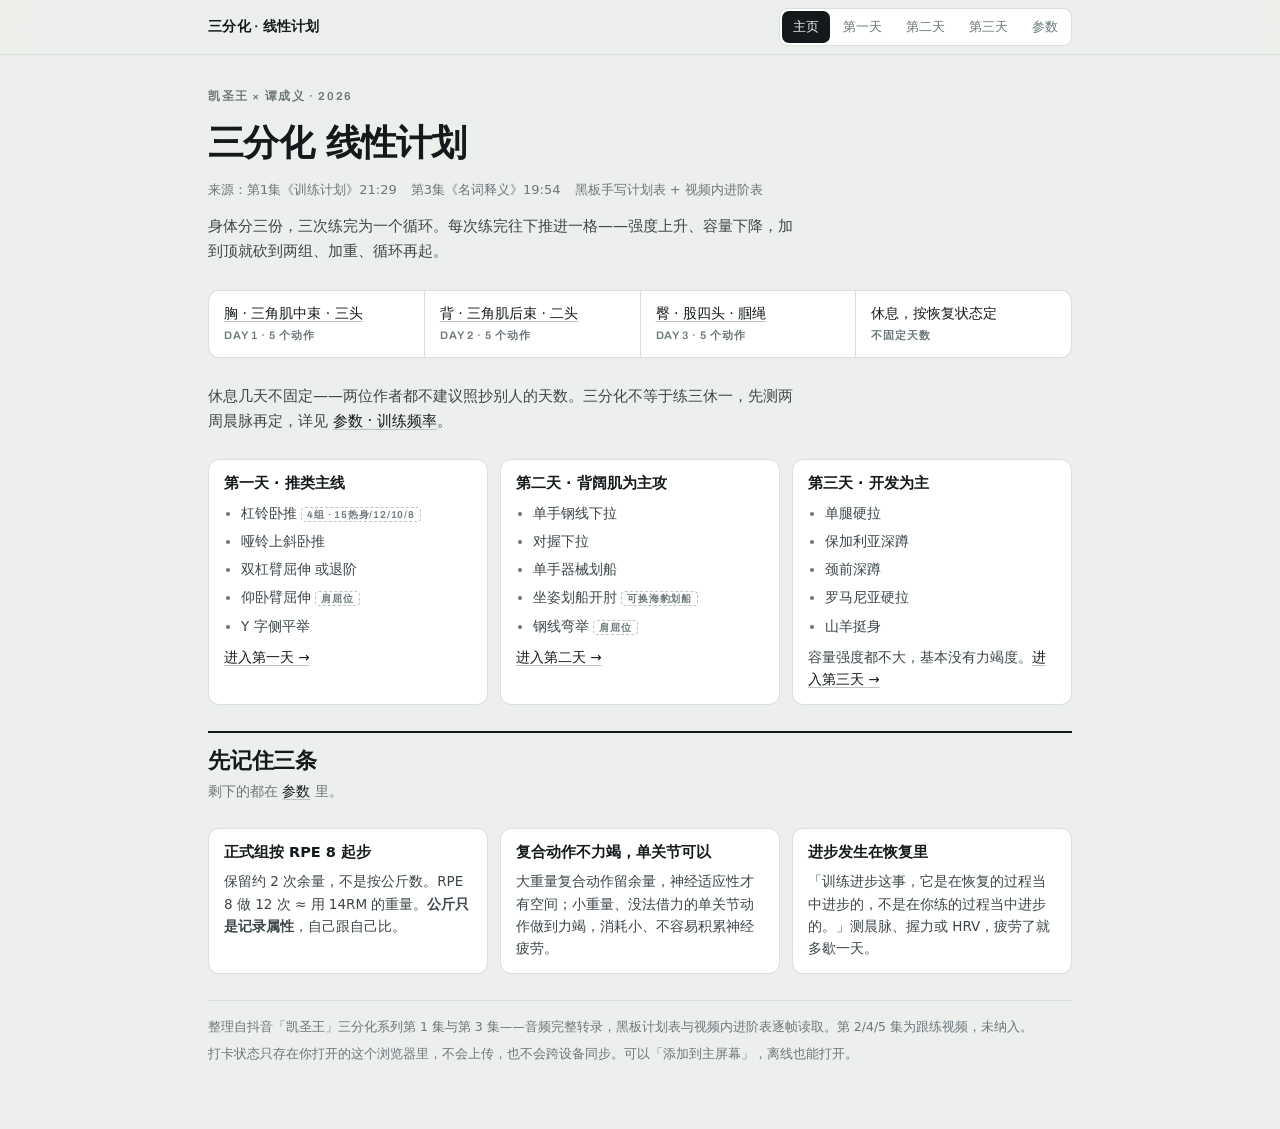
<file: index.html>
<!doctype html>
<html lang="zh-CN">
<head>
<meta charset="utf-8">
<meta name="viewport" content="width=device-width, initial-scale=1, viewport-fit=cover">
<title>三分化 线性计划</title>
<meta name="description" content="凯圣王 × 谭成义三分化线性计划整理：三天动作表、逐周进阶表、组间歇与 RPE 参数，每个动作可打卡。">
<meta name="theme-color" content="#EDEFEC" media="(prefers-color-scheme: light)">
<meta name="theme-color" content="#0F1416" media="(prefers-color-scheme: dark)">
<link rel="icon" href="icon.svg" type="image/svg+xml">
<link rel="apple-touch-icon" href="icon.svg">
<link rel="manifest" href="manifest.webmanifest">
<link rel="stylesheet" href="assets/style.css">
</head>
<body>

<header class="bar">
  <div class="bar-in">
    <a class="brand" href="index.html">三分化 · 线性计划</a>
    <nav class="nav" aria-label="站点导航">
      <a href="index.html" aria-current="page">主页</a>
      <a href="day1.html">第一天</a>
      <a href="day2.html">第二天</a>
      <a href="day3.html">第三天</a>
      <a href="params.html">参数</a>
    </nav>
  </div>
</header>

<main class="wrap">

  <div class="hero">
    <span class="eyebrow">凯圣王 × 谭成义 · 2026</span>
    <h1>三分化 线性计划</h1>
    <p class="prov">
      <span>来源：第1集《训练计划》21:29</span>
      <span>第3集《名词释义》19:54</span>
      <span>黑板手写计划表 + 视频内进阶表</span>
    </p>
    <p class="lede">身体分三份，三次练完为一个循环。每次练完往下推进一格——强度上升、容量下降，加到顶就砍到两组、加重、循环再起。</p>
  </div>

  <nav class="cycle" aria-label="训练循环">
    <a class="cycle-step is-link" href="day1.html">
      <b>胸 · 三角肌中束 · 三头</b><span>DAY 1 · 5 个动作</span>
    </a>
    <a class="cycle-step is-link" href="day2.html">
      <b>背 · 三角肌后束 · 二头</b><span>DAY 2 · 5 个动作</span>
    </a>
    <a class="cycle-step is-link" href="day3.html">
      <b>臀 · 股四头 · 腘绳</b><span>DAY 3 · 5 个动作</span>
    </a>
    <div class="cycle-step">
      <b>休息，按恢复状态定</b><span>不固定天数</span>
    </div>
  </nav>

  <p class="lede">休息几天不固定——两位作者都不建议照抄别人的天数。三分化不等于练三休一，先测两周晨脉再定，详见 <a href="params.html#frequency">参数 · 训练频率</a>。</p>

  <div class="grid">
    <article class="card">
      <h3>第一天 · 推类主线</h3>
      <ul>
        <li>杠铃卧推 <span class="tag">4组 · 15热身/12/10/8</span></li>
        <li>哑铃上斜卧推</li>
        <li>双杠臂屈伸 或退阶</li>
        <li>仰卧臂屈伸 <span class="tag">肩屈位</span></li>
        <li>Y 字侧平举</li>
      </ul>
      <p><a href="day1.html">进入第一天 →</a></p>
    </article>

    <article class="card">
      <h3>第二天 · 背阔肌为主攻</h3>
      <ul>
        <li>单手钢线下拉</li>
        <li>对握下拉</li>
        <li>单手器械划船</li>
        <li>坐姿划船开肘 <span class="tag">可换海豹划船</span></li>
        <li>钢线弯举 <span class="tag">肩屈位</span></li>
      </ul>
      <p><a href="day2.html">进入第二天 →</a></p>
    </article>

    <article class="card">
      <h3>第三天 · 开发为主</h3>
      <ul>
        <li>单腿硬拉</li>
        <li>保加利亚深蹲</li>
        <li>颈前深蹲</li>
        <li>罗马尼亚硬拉</li>
        <li>山羊挺身</li>
      </ul>
      <p>容量强度都不大，基本没有力竭度。<a href="day3.html">进入第三天 →</a></p>
    </article>
  </div>

  <div class="sec-head">
    <h2>先记住三条</h2>
    <p>剩下的都在 <a href="params.html">参数</a> 里。</p>
  </div>

  <div class="grid">
    <div class="card">
      <h3>正式组按 RPE 8 起步</h3>
      <p>保留约 2 次余量，不是按公斤数。RPE 8 做 12 次 ≈ 用 14RM 的重量。<b>公斤只是记录属性</b>，自己跟自己比。</p>
    </div>
    <div class="card">
      <h3>复合动作不力竭，单关节可以</h3>
      <p>大重量复合动作留余量，神经适应性才有空间；小重量、没法借力的单关节动作做到力竭，消耗小、不容易积累神经疲劳。</p>
    </div>
    <div class="card">
      <h3>进步发生在恢复里</h3>
      <p>「训练进步这事，它是在恢复的过程当中进步的，不是在你练的过程当中进步的。」测晨脉、握力或 HRV，疲劳了就多歇一天。</p>
    </div>
  </div>

  <footer>
    <p>整理自抖音「凯圣王」三分化系列第 1 集与第 3 集——音频完整转录，黑板计划表与视频内进阶表逐帧读取。第 2/4/5 集为跟练视频，未纳入。</p>
    <p>打卡状态只存在你打开的这个浏览器里，不会上传，也不会跨设备同步。可以「添加到主屏幕」，离线也能打开。</p>
  </footer>

</main>

<script src="assets/app.js" defer></script>
</body>
</html>
</file>
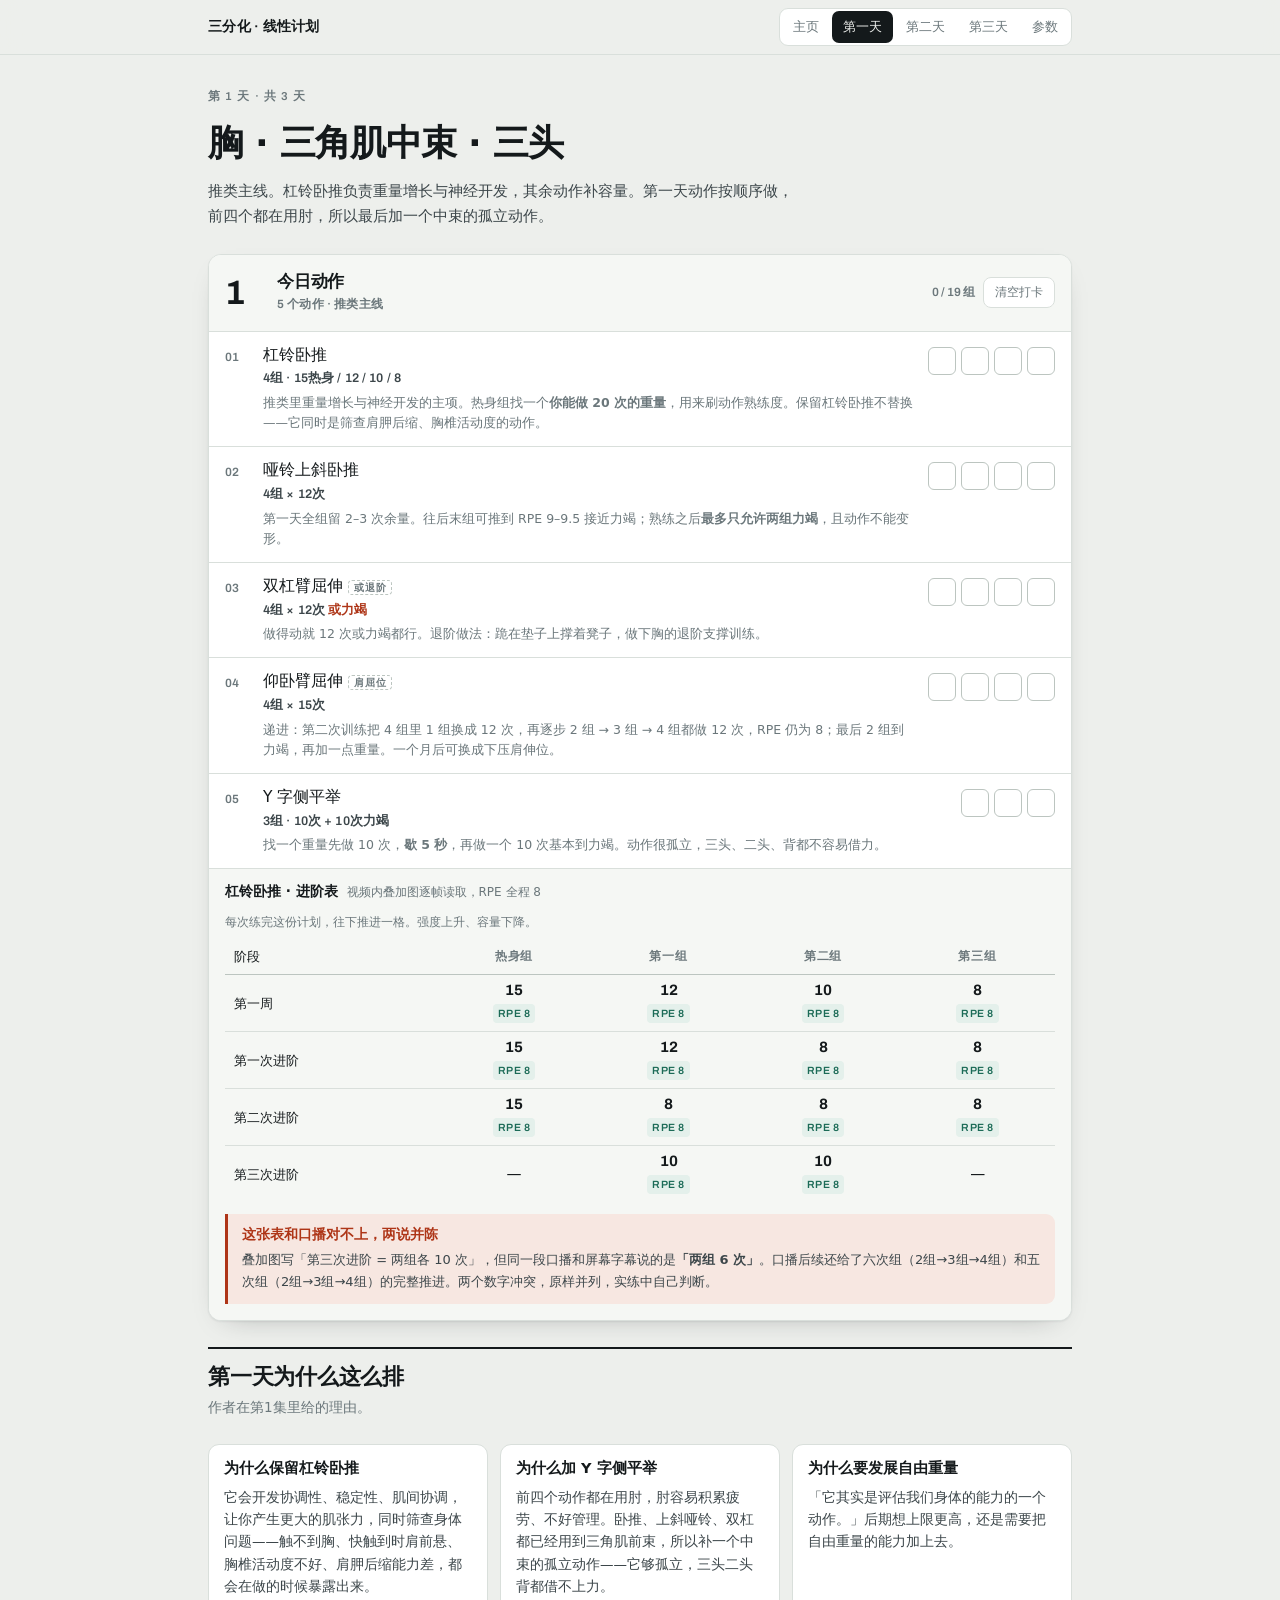
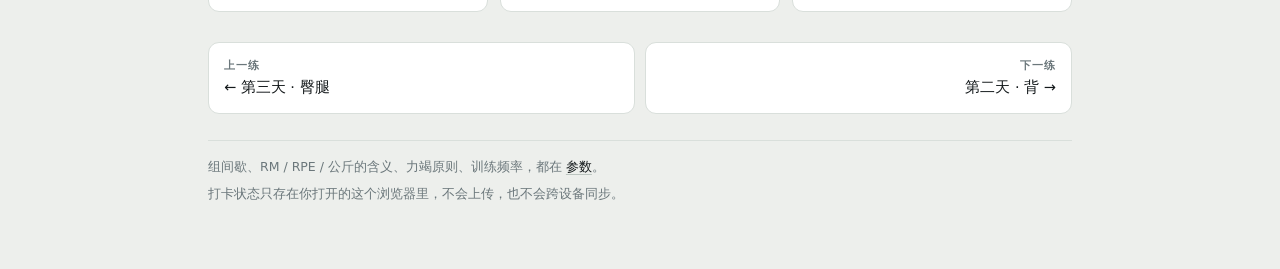
<file: day1.html>
<!doctype html>
<html lang="zh-CN">
<head>
<meta charset="utf-8">
<meta name="viewport" content="width=device-width, initial-scale=1, viewport-fit=cover">
<title>第一天 · 胸肩三头 · 三分化 线性计划</title>
<meta name="description" content="三分化线性计划第一天：胸、三角肌中束、三头。五个动作的组数次数、要点与杠铃卧推进阶表。">
<meta name="theme-color" content="#EDEFEC" media="(prefers-color-scheme: light)">
<meta name="theme-color" content="#0F1416" media="(prefers-color-scheme: dark)">
<link rel="icon" href="icon.svg" type="image/svg+xml">
<link rel="apple-touch-icon" href="icon.svg">
<link rel="manifest" href="manifest.webmanifest">
<link rel="stylesheet" href="assets/style.css">
</head>
<body>

<header class="bar">
  <div class="bar-in">
    <a class="brand" href="index.html">三分化 · 线性计划</a>
    <nav class="nav" aria-label="站点导航">
      <a href="index.html">主页</a>
      <a href="day1.html" aria-current="page">第一天</a>
      <a href="day2.html">第二天</a>
      <a href="day3.html">第三天</a>
      <a href="params.html">参数</a>
    </nav>
  </div>
</header>

<main class="wrap">

  <div class="hero">
    <span class="eyebrow">第 1 天 · 共 3 天</span>
    <h1>胸 · 三角肌中束 · 三头</h1>
    <p class="lede">推类主线。杠铃卧推负责重量增长与神经开发，其余动作补容量。第一天动作按顺序做，前四个都在用肘，所以最后加一个中束的孤立动作。</p>
  </div>

  <section class="day">
    <div class="day-head">
      <span class="day-num">1</span>
      <div class="day-head-txt">
        <h2>今日动作</h2>
        <span class="day-sub">5 个动作 · 推类主线</span>
      </div>
      <div class="day-actions">
        <span class="tally" aria-live="polite"></span>
        <button class="btn" type="button" data-reset>清空打卡</button>
      </div>
    </div>

    <ol class="exlist">
      <li class="ex">
        <span class="ex-idx">01</span>
        <div class="ex-body">
          <span class="ex-name">杠铃卧推</span>
          <span class="ex-scheme">4组 · 15热身 / 12 / 10 / 8</span>
          <p class="ex-note">推类里重量增长与神经开发的主项。热身组找一个<b>你能做 20 次的重量</b>，用来刷动作熟练度。保留杠铃卧推不替换——它同时是筛查肩胛后缩、胸椎活动度的动作。</p>
        </div>
        <div class="sets" data-key="1-bench" data-n="4"></div>
      </li>
      <li class="ex">
        <span class="ex-idx">02</span>
        <div class="ex-body">
          <span class="ex-name">哑铃上斜卧推</span>
          <span class="ex-scheme">4组 × 12次</span>
          <p class="ex-note">第一天全组留 2–3 次余量。往后末组可推到 RPE 9–9.5 接近力竭；熟练之后<b>最多只允许两组力竭</b>，且动作不能变形。</p>
        </div>
        <div class="sets" data-key="1-incline" data-n="4"></div>
      </li>
      <li class="ex">
        <span class="ex-idx">03</span>
        <div class="ex-body">
          <span class="ex-name">双杠臂屈伸 <span class="tag">或退阶</span></span>
          <span class="ex-scheme">4组 × 12次 <span class="rp">或力竭</span></span>
          <p class="ex-note">做得动就 12 次或力竭都行。退阶做法：跪在垫子上撑着凳子，做下胸的退阶支撑训练。</p>
        </div>
        <div class="sets" data-key="1-dip" data-n="4"></div>
      </li>
      <li class="ex">
        <span class="ex-idx">04</span>
        <div class="ex-body">
          <span class="ex-name">仰卧臂屈伸 <span class="tag">肩屈位</span></span>
          <span class="ex-scheme">4组 × 15次</span>
          <p class="ex-note">递进：第二次训练把 4 组里 1 组换成 12 次，再逐步 2 组 → 3 组 → 4 组都做 12 次，RPE 仍为 8；最后 2 组到力竭，再加一点重量。一个月后可换成下压肩伸位。</p>
        </div>
        <div class="sets" data-key="1-lyingext" data-n="4"></div>
      </li>
      <li class="ex">
        <span class="ex-idx">05</span>
        <div class="ex-body">
          <span class="ex-name">Y 字侧平举</span>
          <span class="ex-scheme">3组 · 10次 + 10次力竭</span>
          <p class="ex-note">找一个重量先做 10 次，<b>歇 5 秒</b>，再做一个 10 次基本到力竭。动作很孤立，三头、二头、背都不容易借力。</p>
        </div>
        <div class="sets" data-key="1-ylateral" data-n="3"></div>
      </li>
    </ol>

    <div class="prog">
      <div class="prog-head">
        <h3>杠铃卧推 · 进阶表</h3>
        <span>视频内叠加图逐帧读取，RPE 全程 8</span>
      </div>
      <div class="tw">
        <table>
          <caption>每次练完这份计划，往下推进一格。强度上升、容量下降。</caption>
          <thead>
            <tr><th>阶段</th><th>热身组</th><th>第一组</th><th>第二组</th><th>第三组</th></tr>
          </thead>
          <tbody>
            <tr>
              <td>第一周</td>
              <td><span class="rep">15</span><span class="rpe ok">RPE 8</span></td>
              <td><span class="rep">12</span><span class="rpe ok">RPE 8</span></td>
              <td><span class="rep">10</span><span class="rpe ok">RPE 8</span></td>
              <td><span class="rep">8</span><span class="rpe ok">RPE 8</span></td>
            </tr>
            <tr>
              <td>第一次进阶</td>
              <td><span class="rep">15</span><span class="rpe ok">RPE 8</span></td>
              <td><span class="rep">12</span><span class="rpe ok">RPE 8</span></td>
              <td><span class="rep">8</span><span class="rpe ok">RPE 8</span></td>
              <td><span class="rep">8</span><span class="rpe ok">RPE 8</span></td>
            </tr>
            <tr>
              <td>第二次进阶</td>
              <td><span class="rep">15</span><span class="rpe ok">RPE 8</span></td>
              <td><span class="rep">8</span><span class="rpe ok">RPE 8</span></td>
              <td><span class="rep">8</span><span class="rpe ok">RPE 8</span></td>
              <td><span class="rep">8</span><span class="rpe ok">RPE 8</span></td>
            </tr>
            <tr>
              <td>第三次进阶</td>
              <td>—</td>
              <td><span class="rep">10</span><span class="rpe ok">RPE 8</span></td>
              <td><span class="rep">10</span><span class="rpe ok">RPE 8</span></td>
              <td>—</td>
            </tr>
          </tbody>
        </table>
      </div>
      <div class="flag" style="margin-top:12px">
        <h3>这张表和口播对不上，两说并陈</h3>
        <p>叠加图写「第三次进阶 = 两组各 10 次」，但同一段口播和屏幕字幕说的是<b>「两组 6 次」</b>。口播后续还给了六次组（2组→3组→4组）和五次组（2组→3组→4组）的完整推进。两个数字冲突，原样并列，实练中自己判断。</p>
      </div>
    </div>
  </section>

  <div class="sec-head">
    <h2>第一天为什么这么排</h2>
    <p>作者在第1集里给的理由。</p>
  </div>

  <div class="grid">
    <div class="card">
      <h3>为什么保留杠铃卧推</h3>
      <p>它会开发协调性、稳定性、肌间协调，让你产生更大的肌张力，同时筛查身体问题——触不到胸、快触到时肩前悬、胸椎活动度不好、肩胛后缩能力差，都会在做的时候暴露出来。</p>
    </div>
    <div class="card">
      <h3>为什么加 Y 字侧平举</h3>
      <p>前四个动作都在用肘，肘容易积累疲劳、不好管理。卧推、上斜哑铃、双杠都已经用到三角肌前束，所以补一个中束的孤立动作——它够孤立，三头二头背都借不上力。</p>
    </div>
    <div class="card">
      <h3>为什么要发展自由重量</h3>
      <p>「它其实是评估我们身体的能力的一个动作。」后期想上限更高，还是需要把自由重量的能力加上去。</p>
    </div>
  </div>

  <nav class="pager" aria-label="训练日导航">
    <a class="prev" href="day3.html"><span class="k">上一练</span><span class="v">← 第三天 · 臀腿</span></a>
    <a class="next" href="day2.html"><span class="k">下一练</span><span class="v">第二天 · 背 →</span></a>
  </nav>

  <footer>
    <p>组间歇、RM / RPE / 公斤的含义、力竭原则、训练频率，都在 <a href="params.html">参数</a>。</p>
    <p>打卡状态只存在你打开的这个浏览器里，不会上传，也不会跨设备同步。</p>
  </footer>

</main>

<script src="assets/app.js" defer></script>
</body>
</html>
</file>
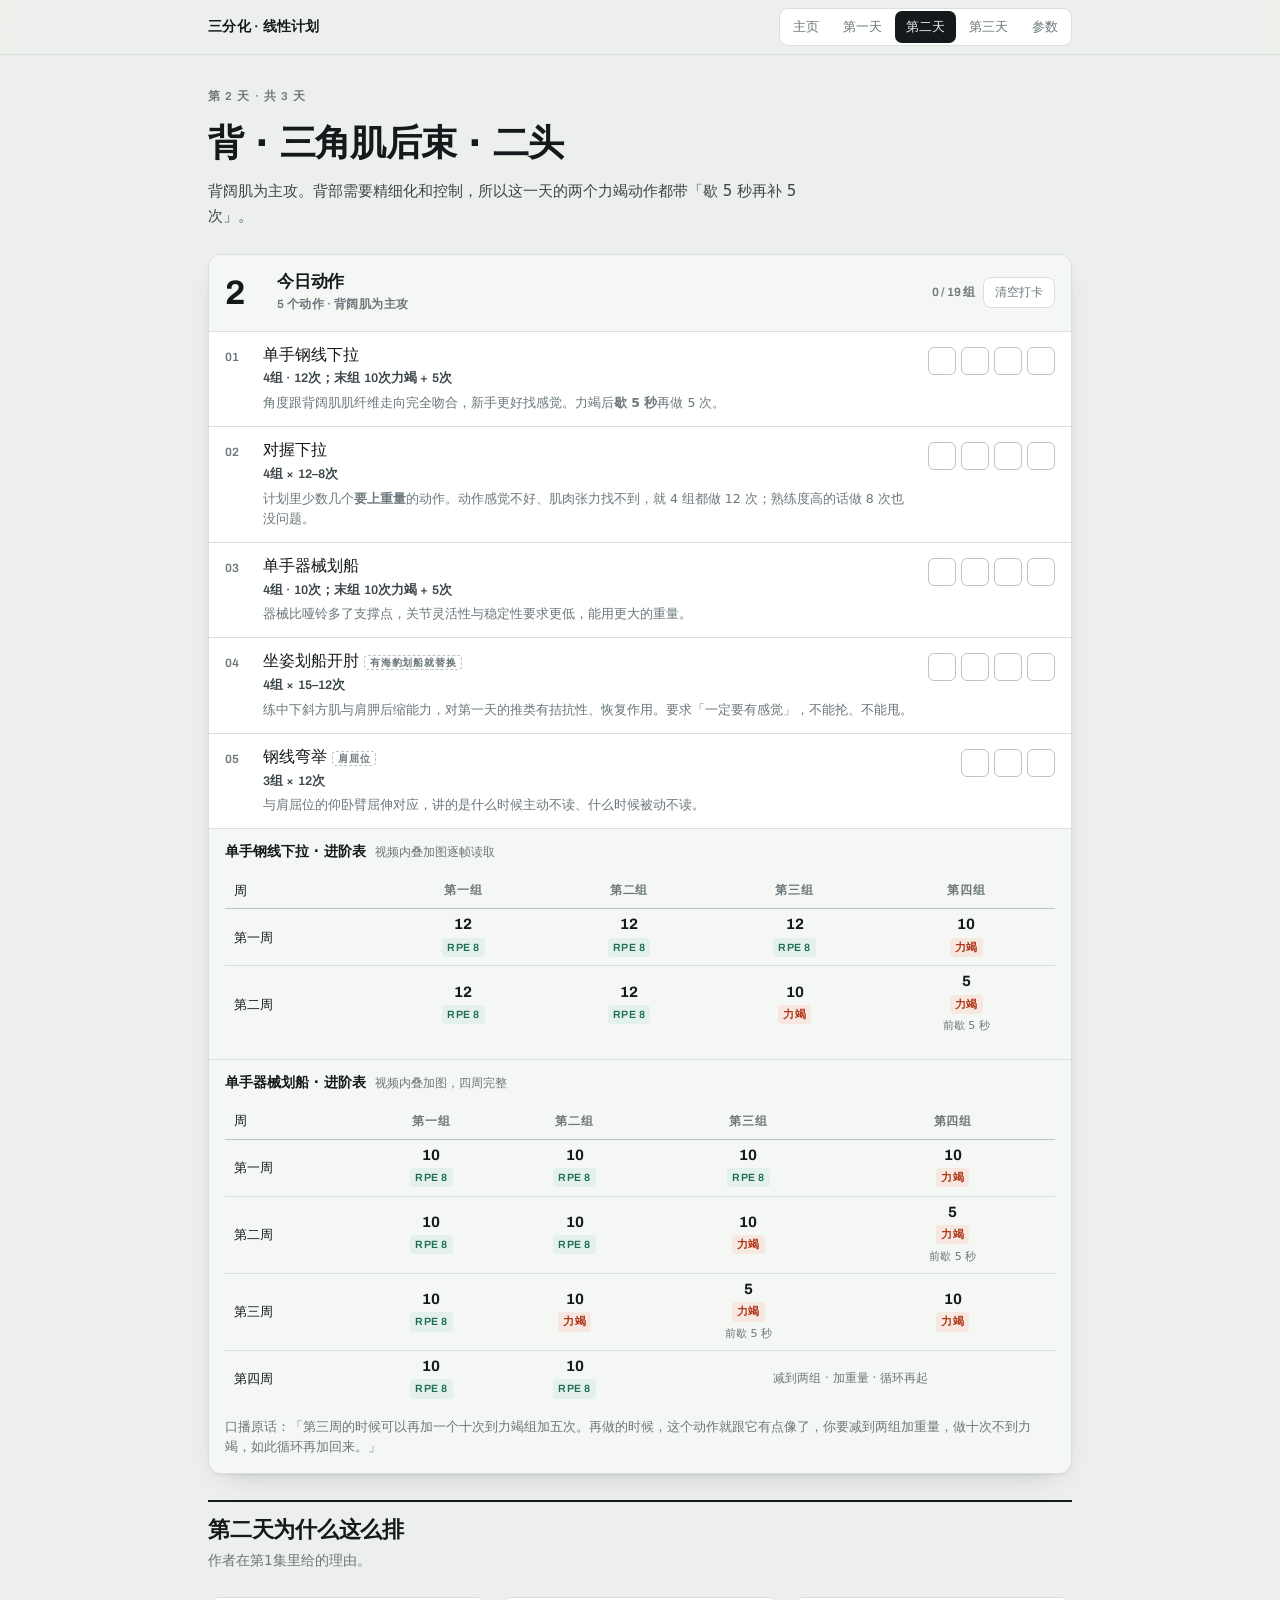
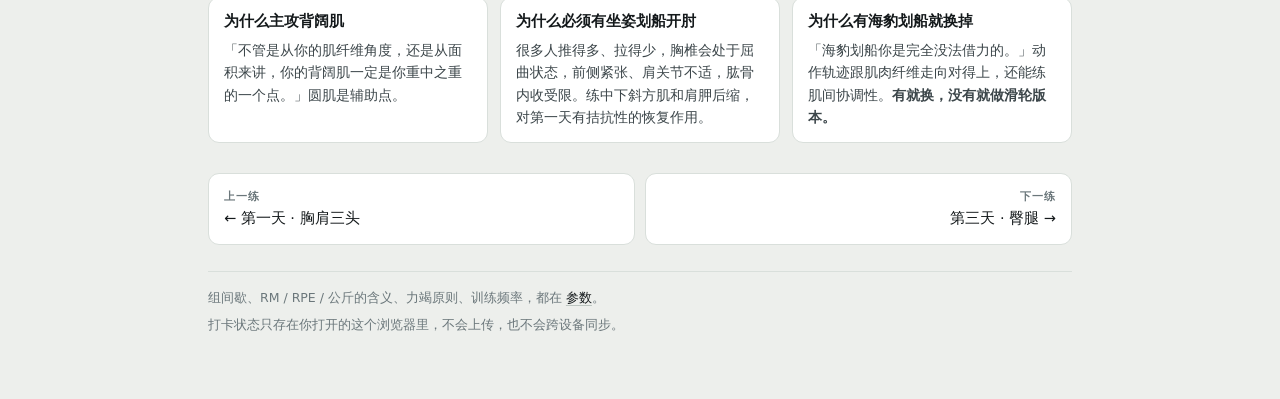
<file: day2.html>
<!doctype html>
<html lang="zh-CN">
<head>
<meta charset="utf-8">
<meta name="viewport" content="width=device-width, initial-scale=1, viewport-fit=cover">
<title>第二天 · 背三角肌后束二头 · 三分化 线性计划</title>
<meta name="description" content="三分化线性计划第二天：背、三角肌后束、二头。五个动作的组数次数、要点与单手钢线下拉、单手器械划船进阶表。">
<meta name="theme-color" content="#EDEFEC" media="(prefers-color-scheme: light)">
<meta name="theme-color" content="#0F1416" media="(prefers-color-scheme: dark)">
<link rel="icon" href="icon.svg" type="image/svg+xml">
<link rel="apple-touch-icon" href="icon.svg">
<link rel="manifest" href="manifest.webmanifest">
<link rel="stylesheet" href="assets/style.css">
</head>
<body>

<header class="bar">
  <div class="bar-in">
    <a class="brand" href="index.html">三分化 · 线性计划</a>
    <nav class="nav" aria-label="站点导航">
      <a href="index.html">主页</a>
      <a href="day1.html">第一天</a>
      <a href="day2.html" aria-current="page">第二天</a>
      <a href="day3.html">第三天</a>
      <a href="params.html">参数</a>
    </nav>
  </div>
</header>

<main class="wrap">

  <div class="hero">
    <span class="eyebrow">第 2 天 · 共 3 天</span>
    <h1>背 · 三角肌后束 · 二头</h1>
    <p class="lede">背阔肌为主攻。背部需要精细化和控制，所以这一天的两个力竭动作都带「歇 5 秒再补 5 次」。</p>
  </div>

  <section class="day">
    <div class="day-head">
      <span class="day-num">2</span>
      <div class="day-head-txt">
        <h2>今日动作</h2>
        <span class="day-sub">5 个动作 · 背阔肌为主攻</span>
      </div>
      <div class="day-actions">
        <span class="tally" aria-live="polite"></span>
        <button class="btn" type="button" data-reset>清空打卡</button>
      </div>
    </div>

    <ol class="exlist">
      <li class="ex">
        <span class="ex-idx">01</span>
        <div class="ex-body">
          <span class="ex-name">单手钢线下拉</span>
          <span class="ex-scheme">4组 · 12次；末组 10次力竭 + 5次</span>
          <p class="ex-note">角度跟背阔肌肌纤维走向完全吻合，新手更好找感觉。力竭后<b>歇 5 秒</b>再做 5 次。</p>
        </div>
        <div class="sets" data-key="2-pulldown" data-n="4"></div>
      </li>
      <li class="ex">
        <span class="ex-idx">02</span>
        <div class="ex-body">
          <span class="ex-name">对握下拉</span>
          <span class="ex-scheme">4组 × 12–8次</span>
          <p class="ex-note">计划里少数几个<b>要上重量</b>的动作。动作感觉不好、肌肉张力找不到，就 4 组都做 12 次；熟练度高的话做 8 次也没问题。</p>
        </div>
        <div class="sets" data-key="2-neutralrow" data-n="4"></div>
      </li>
      <li class="ex">
        <span class="ex-idx">03</span>
        <div class="ex-body">
          <span class="ex-name">单手器械划船</span>
          <span class="ex-scheme">4组 · 10次；末组 10次力竭 + 5次</span>
          <p class="ex-note">器械比哑铃多了支撑点，关节灵活性与稳定性要求更低，能用更大的重量。</p>
        </div>
        <div class="sets" data-key="2-machinerow" data-n="4"></div>
      </li>
      <li class="ex">
        <span class="ex-idx">04</span>
        <div class="ex-body">
          <span class="ex-name">坐姿划船开肘 <span class="tag">有海豹划船就替换</span></span>
          <span class="ex-scheme">4组 × 15–12次</span>
          <p class="ex-note">练中下斜方肌与肩胛后缩能力，对第一天的推类有拮抗性、恢复作用。要求「一定要有感觉」，不能抡、不能甩。</p>
        </div>
        <div class="sets" data-key="2-elbowrow" data-n="4"></div>
      </li>
      <li class="ex">
        <span class="ex-idx">05</span>
        <div class="ex-body">
          <span class="ex-name">钢线弯举 <span class="tag">肩屈位</span></span>
          <span class="ex-scheme">3组 × 12次</span>
          <p class="ex-note">与肩屈位的仰卧臂屈伸对应，讲的是什么时候主动不读、什么时候被动不读。</p>
        </div>
        <div class="sets" data-key="2-cablecurl" data-n="3"></div>
      </li>
    </ol>

    <div class="prog">
      <div class="prog-head">
        <h3>单手钢线下拉 · 进阶表</h3>
        <span>视频内叠加图逐帧读取</span>
      </div>
      <div class="tw">
        <table>
          <thead>
            <tr><th>周</th><th>第一组</th><th>第二组</th><th>第三组</th><th>第四组</th></tr>
          </thead>
          <tbody>
            <tr>
              <td>第一周</td>
              <td><span class="rep">12</span><span class="rpe ok">RPE 8</span></td>
              <td><span class="rep">12</span><span class="rpe ok">RPE 8</span></td>
              <td><span class="rep">12</span><span class="rpe ok">RPE 8</span></td>
              <td><span class="rep">10</span><span class="rpe hard">力竭</span></td>
            </tr>
            <tr>
              <td>第二周</td>
              <td><span class="rep">12</span><span class="rpe ok">RPE 8</span></td>
              <td><span class="rep">12</span><span class="rpe ok">RPE 8</span></td>
              <td><span class="rep">10</span><span class="rpe hard">力竭</span></td>
              <td><span class="rep">5</span><span class="rpe hard">力竭</span><span class="rpause">前歇 5 秒</span></td>
            </tr>
          </tbody>
        </table>
      </div>
    </div>

    <div class="prog">
      <div class="prog-head">
        <h3>单手器械划船 · 进阶表</h3>
        <span>视频内叠加图，四周完整</span>
      </div>
      <div class="tw">
        <table>
          <thead>
            <tr><th>周</th><th>第一组</th><th>第二组</th><th>第三组</th><th>第四组</th></tr>
          </thead>
          <tbody>
            <tr>
              <td>第一周</td>
              <td><span class="rep">10</span><span class="rpe ok">RPE 8</span></td>
              <td><span class="rep">10</span><span class="rpe ok">RPE 8</span></td>
              <td><span class="rep">10</span><span class="rpe ok">RPE 8</span></td>
              <td><span class="rep">10</span><span class="rpe hard">力竭</span></td>
            </tr>
            <tr>
              <td>第二周</td>
              <td><span class="rep">10</span><span class="rpe ok">RPE 8</span></td>
              <td><span class="rep">10</span><span class="rpe ok">RPE 8</span></td>
              <td><span class="rep">10</span><span class="rpe hard">力竭</span></td>
              <td><span class="rep">5</span><span class="rpe hard">力竭</span><span class="rpause">前歇 5 秒</span></td>
            </tr>
            <tr>
              <td>第三周</td>
              <td><span class="rep">10</span><span class="rpe ok">RPE 8</span></td>
              <td><span class="rep">10</span><span class="rpe hard">力竭</span></td>
              <td><span class="rep">5</span><span class="rpe hard">力竭</span><span class="rpause">前歇 5 秒</span></td>
              <td><span class="rep">10</span><span class="rpe hard">力竭</span></td>
            </tr>
            <tr>
              <td>第四周</td>
              <td><span class="rep">10</span><span class="rpe ok">RPE 8</span></td>
              <td><span class="rep">10</span><span class="rpe ok">RPE 8</span></td>
              <td colspan="2" style="color:var(--muted); font-size:12px">减到两组 · 加重量 · 循环再起</td>
            </tr>
          </tbody>
        </table>
      </div>
      <p class="ex-note" style="margin-top:10px">口播原话：「第三周的时候可以再加一个十次到力竭组加五次。再做的时候，这个动作就跟它有点像了，你要减到两组加重量，做十次不到力竭，如此循环再加回来。」</p>
    </div>
  </section>

  <div class="sec-head">
    <h2>第二天为什么这么排</h2>
    <p>作者在第1集里给的理由。</p>
  </div>

  <div class="grid">
    <div class="card">
      <h3>为什么主攻背阔肌</h3>
      <p>「不管是从你的肌纤维角度，还是从面积来讲，你的背阔肌一定是你重中之重的一个点。」圆肌是辅助点。</p>
    </div>
    <div class="card">
      <h3>为什么必须有坐姿划船开肘</h3>
      <p>很多人推得多、拉得少，胸椎会处于屈曲状态，前侧紧张、肩关节不适，肱骨内收受限。练中下斜方肌和肩胛后缩，对第一天有拮抗性的恢复作用。</p>
    </div>
    <div class="card">
      <h3>为什么有海豹划船就换掉</h3>
      <p>「海豹划船你是完全没法借力的。」动作轨迹跟肌肉纤维走向对得上，还能练肌间协调性。<b>有就换，没有就做滑轮版本。</b></p>
    </div>
  </div>

  <nav class="pager" aria-label="训练日导航">
    <a class="prev" href="day1.html"><span class="k">上一练</span><span class="v">← 第一天 · 胸肩三头</span></a>
    <a class="next" href="day3.html"><span class="k">下一练</span><span class="v">第三天 · 臀腿 →</span></a>
  </nav>

  <footer>
    <p>组间歇、RM / RPE / 公斤的含义、力竭原则、训练频率，都在 <a href="params.html">参数</a>。</p>
    <p>打卡状态只存在你打开的这个浏览器里，不会上传，也不会跨设备同步。</p>
  </footer>

</main>

<script src="assets/app.js" defer></script>
</body>
</html>
</file>
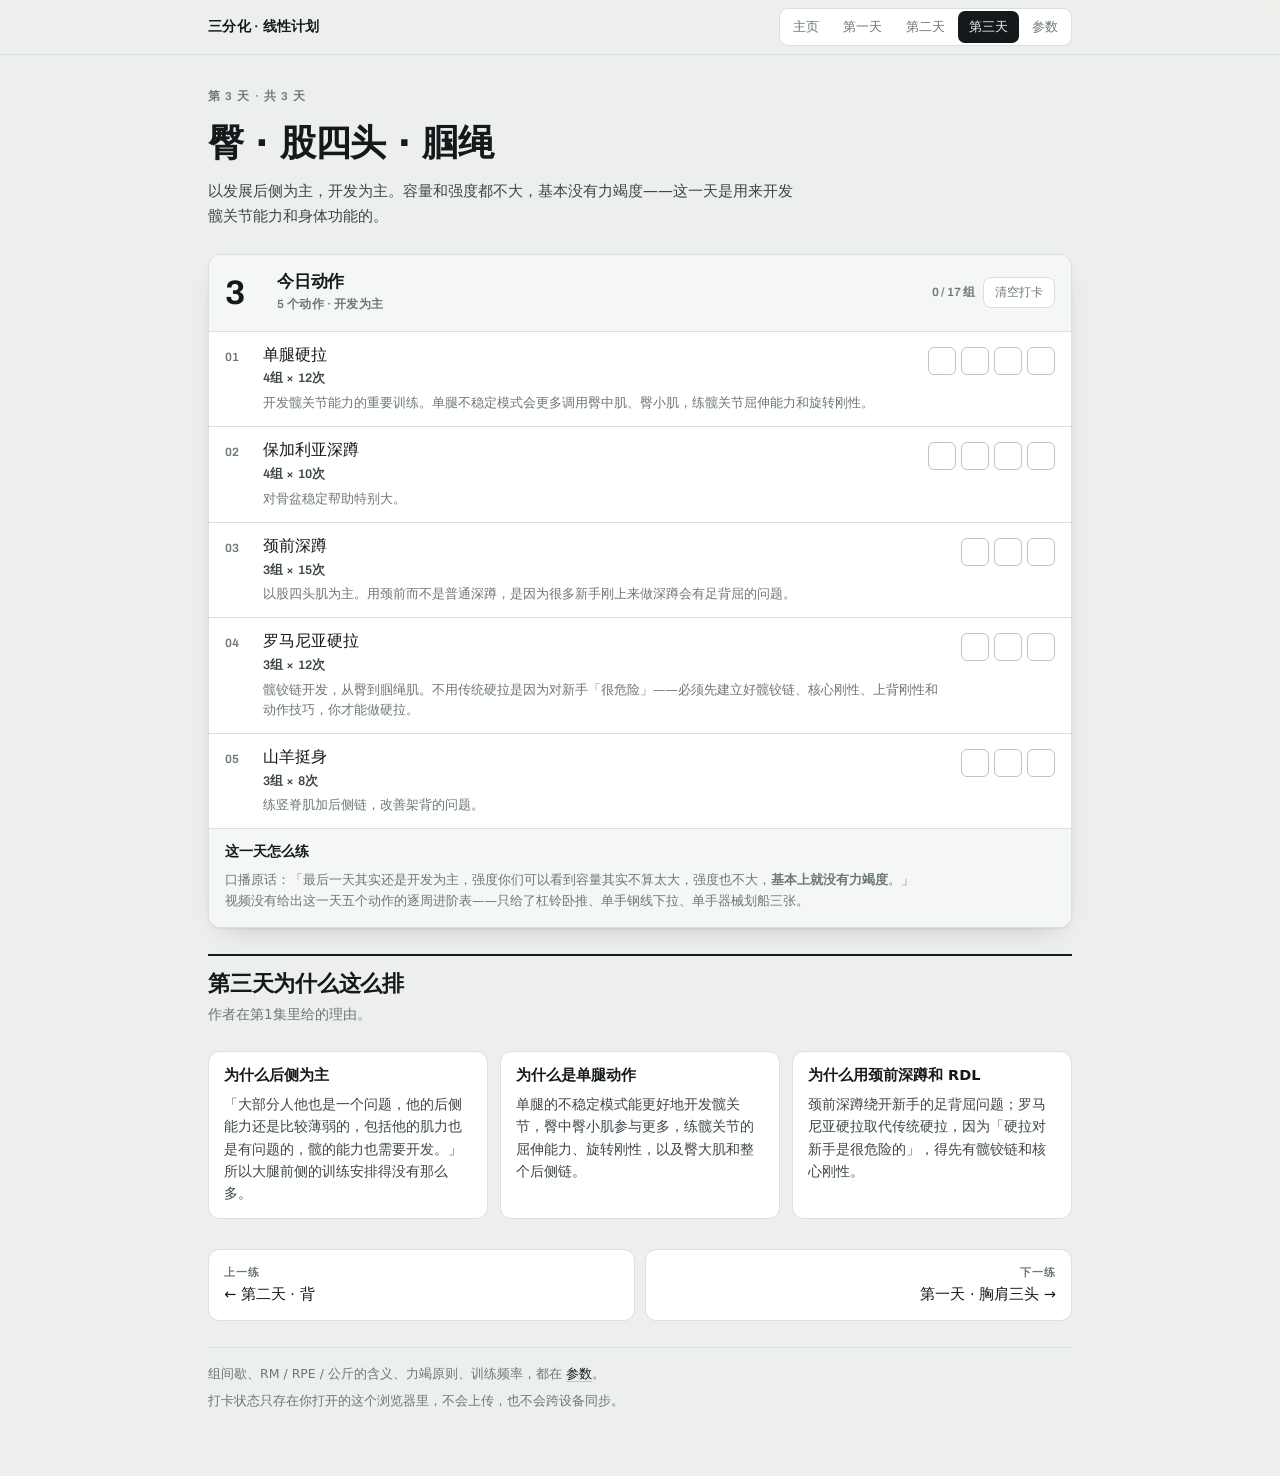
<file: day3.html>
<!doctype html>
<html lang="zh-CN">
<head>
<meta charset="utf-8">
<meta name="viewport" content="width=device-width, initial-scale=1, viewport-fit=cover">
<title>第三天 · 臀腿 · 三分化 线性计划</title>
<meta name="description" content="三分化线性计划第三天：臀、股四头、腘绳。五个动作的组数次数与要点，开发为主，基本没有力竭度。">
<meta name="theme-color" content="#EDEFEC" media="(prefers-color-scheme: light)">
<meta name="theme-color" content="#0F1416" media="(prefers-color-scheme: dark)">
<link rel="icon" href="icon.svg" type="image/svg+xml">
<link rel="apple-touch-icon" href="icon.svg">
<link rel="manifest" href="manifest.webmanifest">
<link rel="stylesheet" href="assets/style.css">
</head>
<body>

<header class="bar">
  <div class="bar-in">
    <a class="brand" href="index.html">三分化 · 线性计划</a>
    <nav class="nav" aria-label="站点导航">
      <a href="index.html">主页</a>
      <a href="day1.html">第一天</a>
      <a href="day2.html">第二天</a>
      <a href="day3.html" aria-current="page">第三天</a>
      <a href="params.html">参数</a>
    </nav>
  </div>
</header>

<main class="wrap">

  <div class="hero">
    <span class="eyebrow">第 3 天 · 共 3 天</span>
    <h1>臀 · 股四头 · 腘绳</h1>
    <p class="lede">以发展后侧为主，开发为主。容量和强度都不大，基本没有力竭度——这一天是用来开发髋关节能力和身体功能的。</p>
  </div>

  <section class="day">
    <div class="day-head">
      <span class="day-num">3</span>
      <div class="day-head-txt">
        <h2>今日动作</h2>
        <span class="day-sub">5 个动作 · 开发为主</span>
      </div>
      <div class="day-actions">
        <span class="tally" aria-live="polite"></span>
        <button class="btn" type="button" data-reset>清空打卡</button>
      </div>
    </div>

    <ol class="exlist">
      <li class="ex">
        <span class="ex-idx">01</span>
        <div class="ex-body">
          <span class="ex-name">单腿硬拉</span>
          <span class="ex-scheme">4组 × 12次</span>
          <p class="ex-note">开发髋关节能力的重要训练。单腿不稳定模式会更多调用臀中肌、臀小肌，练髋关节屈伸能力和旋转刚性。</p>
        </div>
        <div class="sets" data-key="3-slrdl" data-n="4"></div>
      </li>
      <li class="ex">
        <span class="ex-idx">02</span>
        <div class="ex-body">
          <span class="ex-name">保加利亚深蹲</span>
          <span class="ex-scheme">4组 × 10次</span>
          <p class="ex-note">对骨盆稳定帮助特别大。</p>
        </div>
        <div class="sets" data-key="3-bulgarian" data-n="4"></div>
      </li>
      <li class="ex">
        <span class="ex-idx">03</span>
        <div class="ex-body">
          <span class="ex-name">颈前深蹲</span>
          <span class="ex-scheme">3组 × 15次</span>
          <p class="ex-note">以股四头肌为主。用颈前而不是普通深蹲，是因为很多新手刚上来做深蹲会有足背屈的问题。</p>
        </div>
        <div class="sets" data-key="3-frontsquat" data-n="3"></div>
      </li>
      <li class="ex">
        <span class="ex-idx">04</span>
        <div class="ex-body">
          <span class="ex-name">罗马尼亚硬拉</span>
          <span class="ex-scheme">3组 × 12次</span>
          <p class="ex-note">髋铰链开发，从臀到腘绳肌。不用传统硬拉是因为对新手「很危险」——必须先建立好髋铰链、核心刚性、上背刚性和动作技巧，你才能做硬拉。</p>
        </div>
        <div class="sets" data-key="3-rdl" data-n="3"></div>
      </li>
      <li class="ex">
        <span class="ex-idx">05</span>
        <div class="ex-body">
          <span class="ex-name">山羊挺身</span>
          <span class="ex-scheme">3组 × 8次</span>
          <p class="ex-note">练竖脊肌加后侧链，改善架背的问题。</p>
        </div>
        <div class="sets" data-key="3-backext" data-n="3"></div>
      </li>
    </ol>

    <div class="prog">
      <div class="prog-head">
        <h3>这一天怎么练</h3>
      </div>
      <p class="ex-note">口播原话：「最后一天其实还是开发为主，强度你们可以看到容量其实不算太大，强度也不大，<b>基本上就没有力竭度</b>。」</p>
      <p class="ex-note">视频没有给出这一天五个动作的逐周进阶表——只给了杠铃卧推、单手钢线下拉、单手器械划船三张。</p>
    </div>
  </section>

  <div class="sec-head">
    <h2>第三天为什么这么排</h2>
    <p>作者在第1集里给的理由。</p>
  </div>

  <div class="grid">
    <div class="card">
      <h3>为什么后侧为主</h3>
      <p>「大部分人他也是一个问题，他的后侧能力还是比较薄弱的，包括他的肌力也是有问题的，髋的能力也需要开发。」所以大腿前侧的训练安排得没有那么多。</p>
    </div>
    <div class="card">
      <h3>为什么是单腿动作</h3>
      <p>单腿的不稳定模式能更好地开发髋关节，臀中臀小肌参与更多，练髋关节的屈伸能力、旋转刚性，以及臀大肌和整个后侧链。</p>
    </div>
    <div class="card">
      <h3>为什么用颈前深蹲和 RDL</h3>
      <p>颈前深蹲绕开新手的足背屈问题；罗马尼亚硬拉取代传统硬拉，因为「硬拉对新手是很危险的」，得先有髋铰链和核心刚性。</p>
    </div>
  </div>

  <nav class="pager" aria-label="训练日导航">
    <a class="prev" href="day2.html"><span class="k">上一练</span><span class="v">← 第二天 · 背</span></a>
    <a class="next" href="day1.html"><span class="k">下一练</span><span class="v">第一天 · 胸肩三头 →</span></a>
  </nav>

  <footer>
    <p>组间歇、RM / RPE / 公斤的含义、力竭原则、训练频率，都在 <a href="params.html">参数</a>。</p>
    <p>打卡状态只存在你打开的这个浏览器里，不会上传，也不会跨设备同步。</p>
  </footer>

</main>

<script src="assets/app.js" defer></script>
</body>
</html>
</file>
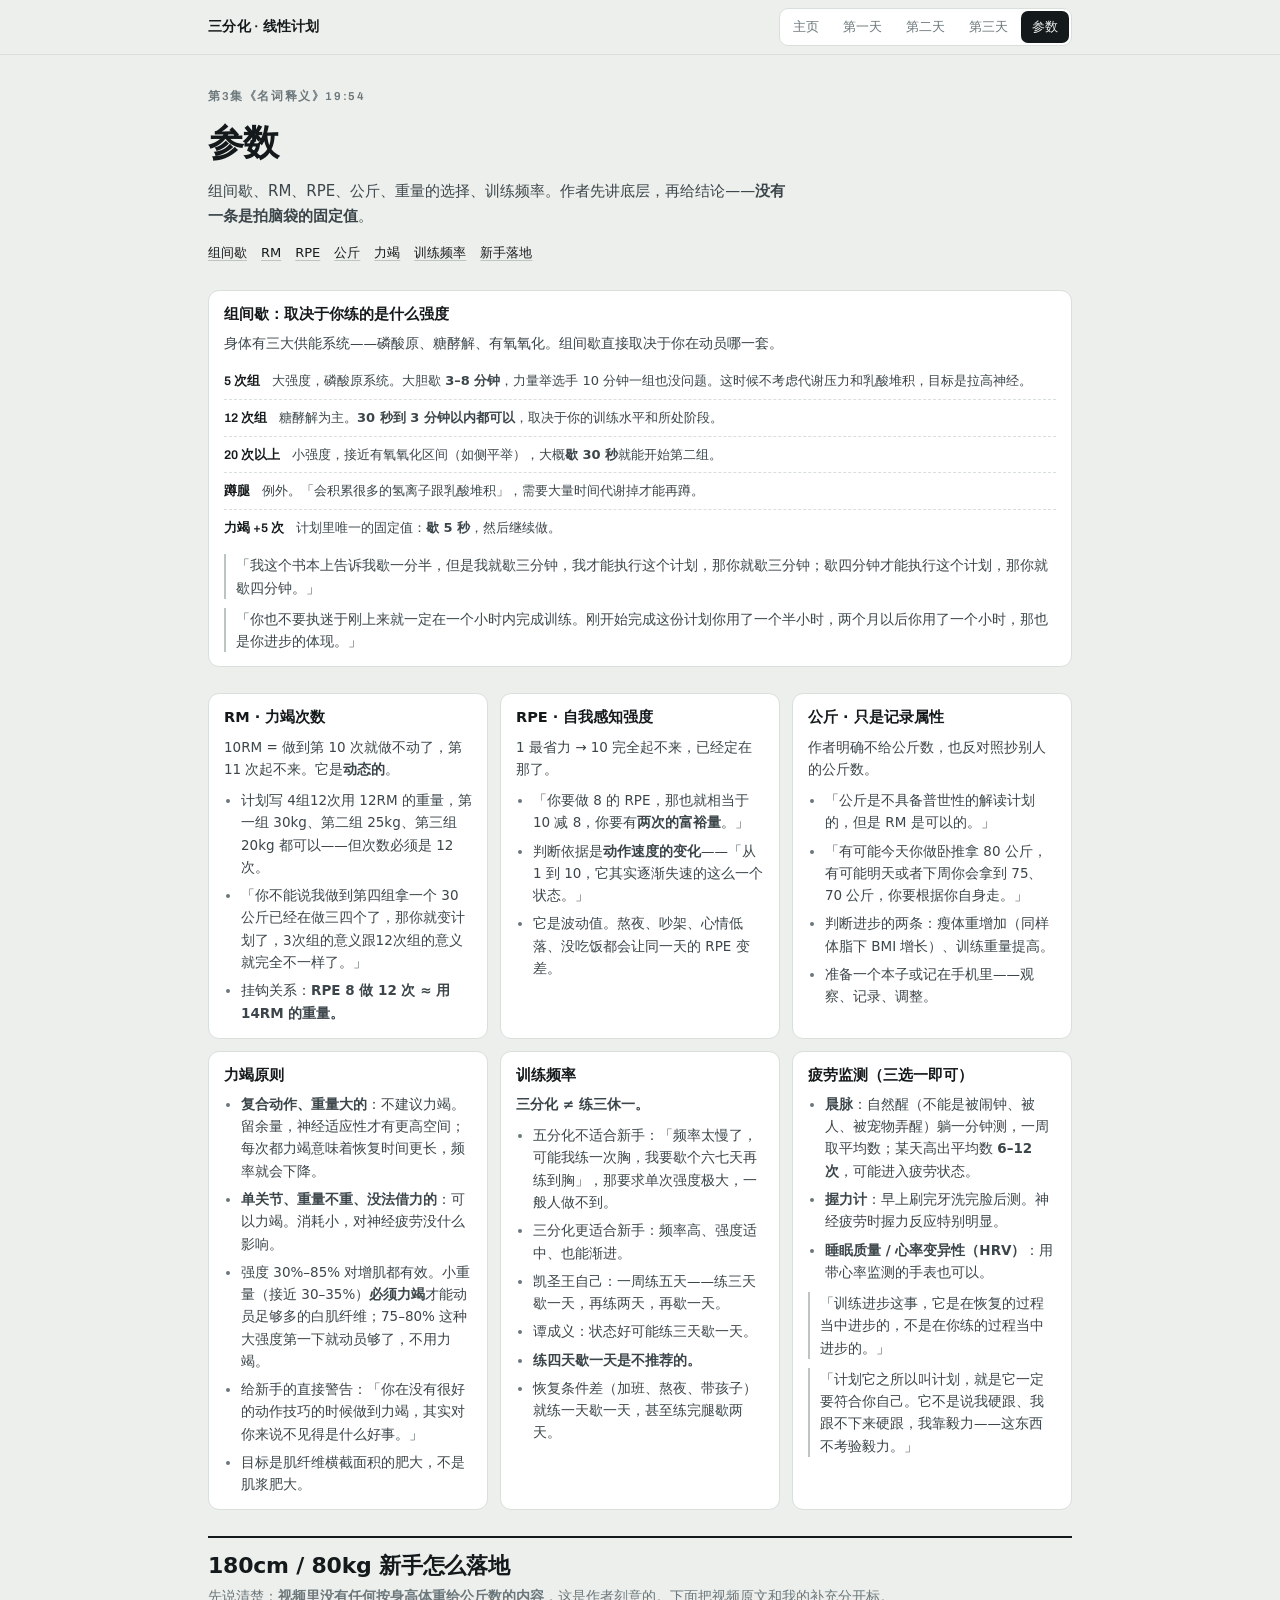
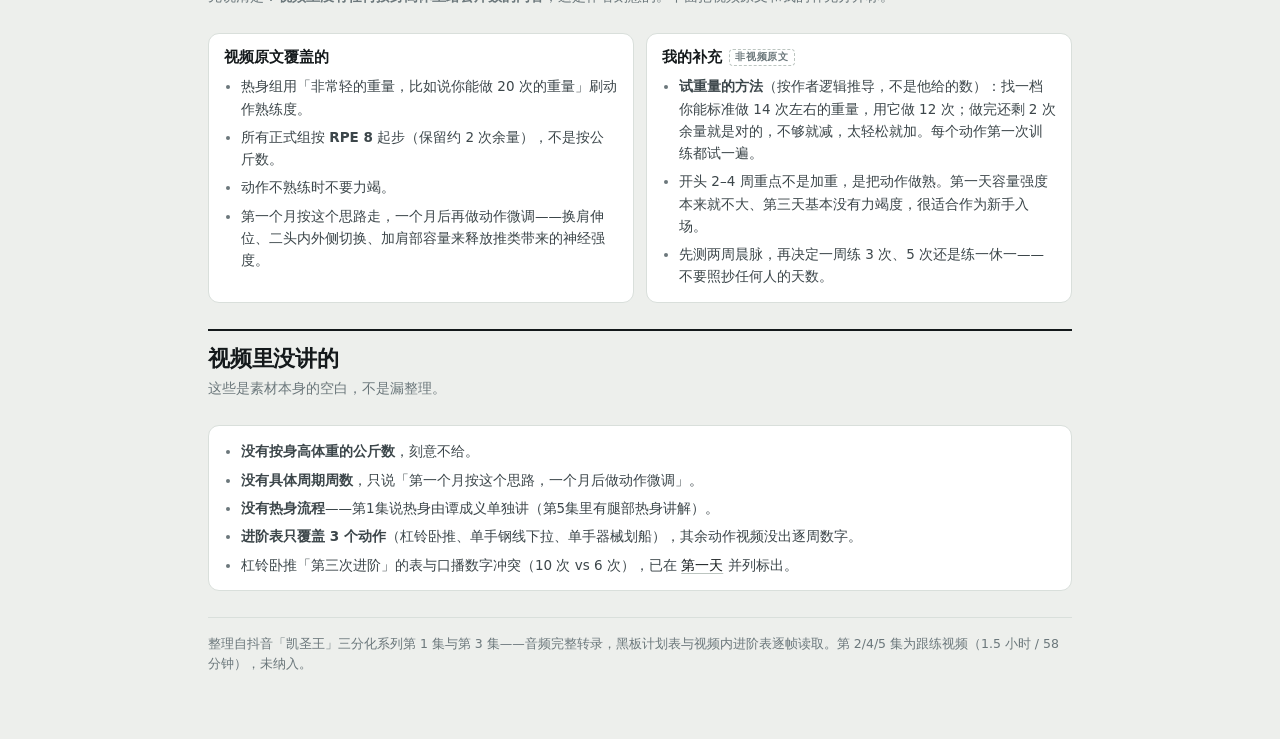
<file: params.html>
<!doctype html>
<html lang="zh-CN">
<head>
<meta charset="utf-8">
<meta name="viewport" content="width=device-width, initial-scale=1, viewport-fit=cover">
<title>参数 · 组间歇与 RPE · 三分化 线性计划</title>
<meta name="description" content="组间歇怎么定、RM 与 RPE 的含义、为什么不看公斤数、力竭原则、训练频率与疲劳监测。">
<meta name="theme-color" content="#EDEFEC" media="(prefers-color-scheme: light)">
<meta name="theme-color" content="#0F1416" media="(prefers-color-scheme: dark)">
<link rel="icon" href="icon.svg" type="image/svg+xml">
<link rel="apple-touch-icon" href="icon.svg">
<link rel="manifest" href="manifest.webmanifest">
<link rel="stylesheet" href="assets/style.css">
</head>
<body>

<header class="bar">
  <div class="bar-in">
    <a class="brand" href="index.html">三分化 · 线性计划</a>
    <nav class="nav" aria-label="站点导航">
      <a href="index.html">主页</a>
      <a href="day1.html">第一天</a>
      <a href="day2.html">第二天</a>
      <a href="day3.html">第三天</a>
      <a href="params.html" aria-current="page">参数</a>
    </nav>
  </div>
</header>

<main class="wrap">

  <div class="hero">
    <span class="eyebrow">第3集《名词释义》19:54</span>
    <h1>参数</h1>
    <p class="lede">组间歇、RM、RPE、公斤、重量的选择、训练频率。作者先讲底层，再给结论——<b>没有一条是拍脑袋的固定值</b>。</p>
    <p class="prov">
      <a href="#rest">组间歇</a>
      <a href="#rm">RM</a>
      <a href="#rpe">RPE</a>
      <a href="#kg">公斤</a>
      <a href="#failure">力竭</a>
      <a href="#frequency">训练频率</a>
      <a href="#newbie">新手落地</a>
    </p>
  </div>

  <section class="card" id="rest" style="scroll-margin-top:calc(72px + env(safe-area-inset-top,0px))">
    <h3>组间歇：取决于你练的是什么强度</h3>
    <p>身体有三大供能系统——磷酸原、糖酵解、有氧氧化。组间歇直接取决于你在动员哪一套。</p>
    <div class="kv">
      <div class="kv-row"><span class="kv-k">5 次组</span><span class="kv-v">大强度，磷酸原系统。大胆歇 <b>3–8 分钟</b>，力量举选手 10 分钟一组也没问题。这时候不考虑代谢压力和乳酸堆积，目标是拉高神经。</span></div>
      <div class="kv-row"><span class="kv-k">12 次组</span><span class="kv-v">糖酵解为主。<b>30 秒到 3 分钟以内都可以</b>，取决于你的训练水平和所处阶段。</span></div>
      <div class="kv-row"><span class="kv-k">20 次以上</span><span class="kv-v">小强度，接近有氧氧化区间（如侧平举），大概<b>歇 30 秒</b>就能开始第二组。</span></div>
      <div class="kv-row"><span class="kv-k">蹲腿</span><span class="kv-v">例外。「会积累很多的氢离子跟乳酸堆积」，需要大量时间代谢掉才能再蹲。</span></div>
      <div class="kv-row"><span class="kv-k">力竭 +5 次</span><span class="kv-v">计划里唯一的固定值：<b>歇 5 秒</b>，然后继续做。</span></div>
    </div>
    <p class="q">「我这个书本上告诉我歇一分半，但是我就歇三分钟，我才能执行这个计划，那你就歇三分钟；歇四分钟才能执行这个计划，那你就歇四分钟。」</p>
    <p class="q">「你也不要执迷于刚上来就一定在一个小时内完成训练。刚开始完成这份计划你用了一个半小时，两个月以后你用了一个小时，那也是你进步的体现。」</p>
  </section>

  <div class="grid">
    <div class="card" id="rm" style="scroll-margin-top:calc(72px + env(safe-area-inset-top,0px))">
      <h3>RM · 力竭次数</h3>
      <p>10RM = 做到第 10 次就做不动了，第 11 次起不来。它是<b>动态的</b>。</p>
      <ul>
        <li>计划写 4组12次用 12RM 的重量，第一组 30kg、第二组 25kg、第三组 20kg 都可以——但次数必须是 12 次。</li>
        <li>「你不能说我做到第四组拿一个 30 公斤已经在做三四个了，那你就变计划了，3次组的意义跟12次组的意义就完全不一样了。」</li>
        <li>挂钩关系：<b>RPE 8 做 12 次 ≈ 用 14RM 的重量。</b></li>
      </ul>
    </div>

    <div class="card" id="rpe" style="scroll-margin-top:calc(72px + env(safe-area-inset-top,0px))">
      <h3>RPE · 自我感知强度</h3>
      <p>1 最省力 → 10 完全起不来，已经定在那了。</p>
      <ul>
        <li>「你要做 8 的 RPE，那也就相当于 10 减 8，你要有<b>两次的富裕量</b>。」</li>
        <li>判断依据是<b>动作速度的变化</b>——「从 1 到 10，它其实逐渐失速的这么一个状态。」</li>
        <li>它是波动值。熬夜、吵架、心情低落、没吃饭都会让同一天的 RPE 变差。</li>
      </ul>
    </div>

    <div class="card" id="kg" style="scroll-margin-top:calc(72px + env(safe-area-inset-top,0px))">
      <h3>公斤 · 只是记录属性</h3>
      <p>作者明确不给公斤数，也反对照抄别人的公斤数。</p>
      <ul>
        <li>「公斤是不具备普世性的解读计划的，但是 RM 是可以的。」</li>
        <li>「有可能今天你做卧推拿 80 公斤，有可能明天或者下周你会拿到 75、70 公斤，你要根据你自身走。」</li>
        <li>判断进步的两条：瘦体重增加（同样体脂下 BMI 增长）、训练重量提高。</li>
        <li>准备一个本子或记在手机里——观察、记录、调整。</li>
      </ul>
    </div>

    <div class="card" id="failure" style="scroll-margin-top:calc(72px + env(safe-area-inset-top,0px))">
      <h3>力竭原则</h3>
      <ul>
        <li><b>复合动作、重量大的</b>：不建议力竭。留余量，神经适应性才有更高空间；每次都力竭意味着恢复时间更长，频率就会下降。</li>
        <li><b>单关节、重量不重、没法借力的</b>：可以力竭。消耗小，对神经疲劳没什么影响。</li>
        <li>强度 30%–85% 对增肌都有效。小重量（接近 30–35%）<b>必须力竭</b>才能动员足够多的白肌纤维；75–80% 这种大强度第一下就动员够了，不用力竭。</li>
        <li>给新手的直接警告：「你在没有很好的动作技巧的时候做到力竭，其实对你来说不见得是什么好事。」</li>
        <li>目标是肌纤维横截面积的肥大，不是肌浆肥大。</li>
      </ul>
    </div>

    <div class="card" id="frequency" style="scroll-margin-top:calc(72px + env(safe-area-inset-top,0px))">
      <h3>训练频率</h3>
      <p><b>三分化 ≠ 练三休一。</b></p>
      <ul>
        <li>五分化不适合新手：「频率太慢了，可能我练一次胸，我要歇个六七天再练到胸」，那要求单次强度极大，一般人做不到。</li>
        <li>三分化更适合新手：频率高、强度适中、也能渐进。</li>
        <li>凯圣王自己：一周练五天——练三天歇一天，再练两天，再歇一天。</li>
        <li>谭成义：状态好可能练三天歇一天。</li>
        <li><b>练四天歇一天是不推荐的。</b></li>
        <li>恢复条件差（加班、熬夜、带孩子）就练一天歇一天，甚至练完腿歇两天。</li>
      </ul>
    </div>

    <div class="card" id="fatigue" style="scroll-margin-top:calc(72px + env(safe-area-inset-top,0px))">
      <h3>疲劳监测（三选一即可）</h3>
      <ul>
        <li><b>晨脉</b>：自然醒（不能是被闹钟、被人、被宠物弄醒）躺一分钟测，一周取平均数；某天高出平均数 <b>6–12 次</b>，可能进入疲劳状态。</li>
        <li><b>握力计</b>：早上刷完牙洗完脸后测。神经疲劳时握力反应特别明显。</li>
        <li><b>睡眠质量 / 心率变异性（HRV）</b>：用带心率监测的手表也可以。</li>
      </ul>
      <p class="q">「训练进步这事，它是在恢复的过程当中进步的，不是在你练的过程当中进步的。」</p>
      <p class="q">「计划它之所以叫计划，就是它一定要符合你自己。它不是说我硬跟、我跟不下来硬跟，我靠毅力——这东西不考验毅力。」</p>
    </div>
  </div>

  <div class="sec-head" id="newbie" style="scroll-margin-top:calc(72px + env(safe-area-inset-top,0px))">
    <h2>180cm / 80kg 新手怎么落地</h2>
    <p>先说清楚：<b>视频里没有任何按身高体重给公斤数的内容</b>，这是作者刻意的。下面把视频原文和我的补充分开标。</p>
  </div>

  <div class="grid">
    <div class="card">
      <h3>视频原文覆盖的</h3>
      <ul>
        <li>热身组用「非常轻的重量，比如说你能做 20 次的重量」刷动作熟练度。</li>
        <li>所有正式组按 <b>RPE 8</b> 起步（保留约 2 次余量），不是按公斤数。</li>
        <li>动作不熟练时不要力竭。</li>
        <li>第一个月按这个思路走，一个月后再做动作微调——换肩伸位、二头内外侧切换、加肩部容量来释放推类带来的神经强度。</li>
      </ul>
    </div>

    <div class="card">
      <h3>我的补充 <span class="tag">非视频原文</span></h3>
      <ul>
        <li><b>试重量的方法</b>（按作者逻辑推导，不是他给的数）：找一档你能标准做 14 次左右的重量，用它做 12 次；做完还剩 2 次余量就是对的，不够就减，太轻松就加。每个动作第一次训练都试一遍。</li>
        <li>开头 2–4 周重点不是加重，是把动作做熟。第一天容量强度本来就不大、第三天基本没有力竭度，很适合作为新手入场。</li>
        <li>先测两周晨脉，再决定一周练 3 次、5 次还是练一休一——不要照抄任何人的天数。</li>
      </ul>
    </div>
  </div>

  <div class="sec-head" id="gaps" style="scroll-margin-top:calc(72px + env(safe-area-inset-top,0px))">
    <h2>视频里没讲的</h2>
    <p>这些是素材本身的空白，不是漏整理。</p>
  </div>

  <div class="card">
    <ul>
      <li><b>没有按身高体重的公斤数</b>，刻意不给。</li>
      <li><b>没有具体周期周数</b>，只说「第一个月按这个思路，一个月后做动作微调」。</li>
      <li><b>没有热身流程</b>——第1集说热身由谭成义单独讲（第5集里有腿部热身讲解）。</li>
      <li><b>进阶表只覆盖 3 个动作</b>（杠铃卧推、单手钢线下拉、单手器械划船），其余动作视频没出逐周数字。</li>
      <li>杠铃卧推「第三次进阶」的表与口播数字冲突（10 次 vs 6 次），已在 <a href="day1.html">第一天</a> 并列标出。</li>
    </ul>
  </div>

  <footer>
    <p>整理自抖音「凯圣王」三分化系列第 1 集与第 3 集——音频完整转录，黑板计划表与视频内进阶表逐帧读取。第 2/4/5 集为跟练视频（1.5 小时 / 58 分钟），未纳入。</p>
  </footer>

</main>

<script src="assets/app.js" defer></script>
</body>
</html>
</file>
<file: assets/style.css>
/* --------------------------------------------------------------------------
   Archivo (latin subset) — 自托管，不走 Google Fonts。
   SIL Open Font License 1.1，见 assets/fonts/OFL.txt。
   中文用系统字体（PingFang SC / 微软雅黑），避免几 MB 的 CJK 网络字体。
   -------------------------------------------------------------------------- */

@font-face{
  font-family:'Archivo';
  font-style:normal;
  font-weight:500;
  font-display:swap;
  src:url('fonts/archivo-500.woff2') format('woff2');
}
@font-face{
  font-family:'Archivo';
  font-style:normal;
  font-weight:600;
  font-display:swap;
  src:url('fonts/archivo-600.woff2') format('woff2');
}
@font-face{
  font-family:'Archivo';
  font-style:normal;
  font-weight:700;
  font-display:swap;
  src:url('fonts/archivo-700.woff2') format('woff2');
}

/* ==========================================================================
   三分化 线性计划 — design tokens
   Palette comes from the source itself: black marker on a white board.
   Two semantic colours only — green "还有余量" / rust "力竭". No decorative accent.
   ========================================================================== */

:root{
  color-scheme: light;

  --ground:#EDEFEC;
  --surface:#FFFFFF;
  --surface-2:#F5F7F4;
  --ink:#14191B;
  --ink-2:#3C464A;
  --muted:#6B777B;
  --rule:#D9DFDB;
  --rule-strong:#BCC5C0;

  --ok:#1C6B57;
  --ok-bg:#E4F0EB;
  --hard:#AE3517;
  --hard-bg:#F7E7E1;

  --shadow:0 1px 2px rgba(20,25,27,.06), 0 10px 28px -18px rgba(20,25,27,.38);

  --check:url("data:image/svg+xml,%3Csvg xmlns='http://www.w3.org/2000/svg' viewBox='0 0 16 16'%3E%3Cpath d='M3 8.6l3.4 3.4L13 4.4' fill='none' stroke='%23FFFFFF' stroke-width='2.6' stroke-linecap='round' stroke-linejoin='round'/%3E%3C/svg%3E");

  --font-ui:'PingFang SC','Hiragino Sans GB','Microsoft YaHei','Noto Sans SC',system-ui,sans-serif;
  --font-data:'Archivo','Helvetica Neue',Arial,sans-serif;
  --bar-h:54px;
}

@media (prefers-color-scheme: dark){
  :root:not([data-theme="light"]){
    color-scheme: dark;
    --ground:#0F1416;
    --surface:#171E21;
    --surface-2:#1E2629;
    --ink:#E9EEEA;
    --ink-2:#B7C2BE;
    --muted:#89968F;
    --rule:#2A3336;
    --rule-strong:#3B474A;
    --ok:#5FBFA2;
    --ok-bg:#16302A;
    --hard:#E37A5E;
    --hard-bg:#331D16;
    --shadow:0 1px 2px rgba(0,0,0,.4), 0 10px 28px -18px rgba(0,0,0,.85);
    --check:url("data:image/svg+xml,%3Csvg xmlns='http://www.w3.org/2000/svg' viewBox='0 0 16 16'%3E%3Cpath d='M3 8.6l3.4 3.4L13 4.4' fill='none' stroke='%230F1416' stroke-width='2.6' stroke-linecap='round' stroke-linejoin='round'/%3E%3C/svg%3E");
  }
}

:root[data-theme="dark"]{
  color-scheme: dark;
  --ground:#0F1416;
  --surface:#171E21;
  --surface-2:#1E2629;
  --ink:#E9EEEA;
  --ink-2:#B7C2BE;
  --muted:#89968F;
  --rule:#2A3336;
  --rule-strong:#3B474A;
  --ok:#5FBFA2;
  --ok-bg:#16302A;
  --hard:#E37A5E;
  --hard-bg:#331D16;
  --shadow:0 1px 2px rgba(0,0,0,.4), 0 10px 28px -18px rgba(0,0,0,.85);
  --check:url("data:image/svg+xml,%3Csvg xmlns='http://www.w3.org/2000/svg' viewBox='0 0 16 16'%3E%3Cpath d='M3 8.6l3.4 3.4L13 4.4' fill='none' stroke='%230F1416' stroke-width='2.6' stroke-linecap='round' stroke-linejoin='round'/%3E%3C/svg%3E");
}

/* --------------------------------------------------------------- base --- */

*,*::before,*::after{box-sizing:border-box}

html{
  scroll-behavior:smooth;
  -webkit-text-size-adjust:100%;
}

body{
  margin:0;
  background:var(--ground);
  color:var(--ink);
  font-family:var(--font-ui);
  font-size:15px;
  line-height:1.65;
}

h1,h2,h3{text-wrap:balance; margin:0; line-height:1.25}
h1{font-size:clamp(27px,6.4vw,36px); font-weight:700; letter-spacing:-.02em}
h2{font-size:20px; font-weight:700; letter-spacing:-.01em}
h3{font-size:15px; font-weight:700}
p{margin:0}
a{color:var(--ink); text-decoration:underline; text-decoration-color:var(--rule-strong); text-underline-offset:3px}
a:hover{text-decoration-color:var(--ink)}
a:focus-visible,button:focus-visible,input:focus-visible{outline:2px solid var(--ink); outline-offset:2px; border-radius:3px}

.wrap{
  max-width:900px;
  margin:0 auto;
  padding-inline:18px;
  padding-block:0 64px;
  display:flex;
  flex-direction:column;
  gap:26px;
}
.wrap > .hero{padding-block-start:32px}

/* -------------------------------------------------------------- header --- */

.bar{
  position:sticky;
  top:0;
  z-index:20;
  background:color-mix(in srgb, var(--ground) 86%, transparent);
  backdrop-filter:blur(12px);
  -webkit-backdrop-filter:blur(12px);
  border-bottom:1px solid var(--rule);
  padding-top:env(safe-area-inset-top, 0px);
}
.bar-in{
  max-width:900px;
  margin:0 auto;
  padding-inline:18px;
  display:flex;
  align-items:center;
  gap:12px;
  min-height:var(--bar-h);
}
.brand{
  font-family:var(--font-data);
  font-weight:700;
  font-size:13.5px;
  letter-spacing:.02em;
  text-decoration:none;
  white-space:nowrap;
}
.brand:hover{text-decoration:none}
.nav{
  display:flex;
  gap:2px;
  margin-left:auto;
  background:var(--surface);
  border:1px solid var(--rule);
  border-radius:9px;
  padding:2px;
  overflow-x:auto;
  scrollbar-width:none;
  -webkit-overflow-scrolling:touch;
}
.nav::-webkit-scrollbar{display:none}
.nav a{
  font-family:var(--font-ui);
  font-size:12.5px;
  font-weight:500;
  padding:6px 11px;
  border-radius:7px;
  text-decoration:none;
  color:var(--muted);
  white-space:nowrap;
}
.nav a:hover{color:var(--ink); background:var(--surface-2); text-decoration:none}
.nav a[aria-current="page"]{background:var(--ink); color:var(--ground)}

/* ---------------------------------------------------------------- hero --- */

.hero{display:flex; flex-direction:column; gap:14px}
.eyebrow{
  font-family:var(--font-data);
  font-size:11.5px;
  font-weight:600;
  letter-spacing:.14em;
  text-transform:uppercase;
  color:var(--muted);
}
.prov{display:flex; flex-wrap:wrap; gap:5px 14px; font-size:13px; color:var(--muted)}
.lede{font-size:15px; color:var(--ink-2); max-width:62ch}

/* --------------------------------------------------------------- cycle --- */

.cycle{
  display:grid;
  grid-template-columns:repeat(auto-fit, minmax(160px,1fr));
  gap:1px;
  background:var(--rule);
  border:1px solid var(--rule);
  border-radius:11px;
  overflow:hidden;
}
.cycle-step{
  background:var(--surface);
  padding:13px 15px;
  display:flex;
  flex-direction:column;
  gap:3px;
}
.cycle-step b{font-size:14px; font-weight:500; line-height:1.35}
.cycle-step span{
  font-family:var(--font-data);
  font-size:11px; font-weight:600; letter-spacing:.09em;
  color:var(--muted);
  font-variant-numeric:tabular-nums;
}
.cycle-step.is-link{text-decoration:none; transition:background .12s}
.cycle-step.is-link:hover{background:var(--surface-2)}
.cycle-step.is-link b{text-decoration:underline; text-decoration-color:var(--rule-strong); text-underline-offset:3px}

/* ----------------------------------------------------------- day cards --- */

.day{
  background:var(--surface);
  border:1px solid var(--rule);
  border-radius:13px;
  box-shadow:var(--shadow);
  overflow:hidden;
}
.day-head{
  display:flex;
  align-items:center;
  gap:14px;
  padding:16px;
  border-bottom:1px solid var(--rule);
  background:var(--surface-2);
}
.day-num{
  font-family:var(--font-data);
  font-size:34px; font-weight:700; line-height:1;
  letter-spacing:-.04em;
  font-variant-numeric:tabular-nums;
  min-width:38px;
  flex:none;
}
.day-head-txt{display:flex; flex-direction:column; gap:2px; min-width:0}
.day-head-txt h2{font-size:17px}
.day-sub{
  font-family:var(--font-data);
  font-size:12px; font-weight:600; letter-spacing:.04em;
  color:var(--muted);
  font-variant-numeric:tabular-nums;
}
.day-actions{margin-left:auto; flex:none; display:flex; align-items:center; gap:8px}

.tally{
  font-family:var(--font-data);
  font-size:12px; font-weight:600;
  font-variant-numeric:tabular-nums;
  color:var(--muted);
  white-space:nowrap;
}
.tally[data-done="1"]{color:var(--ok)}

.btn{
  font-family:var(--font-ui);
  font-size:12px; font-weight:500;
  color:var(--muted);
  background:var(--surface);
  border:1px solid var(--rule);
  border-radius:8px;
  padding:6px 11px;
  cursor:pointer;
}
.btn:hover{color:var(--ink); border-color:var(--rule-strong)}

/* ------------------------------------------------------------- exercise --- */

.exlist{list-style:none; margin:0; padding:0}
.ex{
  display:grid;
  grid-template-columns:26px minmax(0,1fr) auto;
  gap:4px 12px;
  padding:13px 16px;
  border-bottom:1px solid var(--rule);
  align-items:start;
}
.ex:last-child{border-bottom:0}
.ex-idx{
  font-family:var(--font-data);
  font-size:12px; font-weight:600;
  color:var(--muted);
  padding-top:3px;
  font-variant-numeric:tabular-nums;
}
.ex-body{display:flex; flex-direction:column; gap:3px; min-width:0}
.ex-name{font-weight:500; font-size:15.5px; line-height:1.35}
.ex-scheme{
  font-family:var(--font-data);
  font-size:12.5px; font-weight:600;
  color:var(--ink-2);
  font-variant-numeric:tabular-nums;
  letter-spacing:.01em;
}
.ex-scheme .rp{color:var(--hard)}
.ex-note{font-size:12.5px; color:var(--muted); line-height:1.6; margin-top:1px}

.sets{
  display:flex; gap:5px; padding-top:2px;
  flex-wrap:wrap; justify-content:flex-end;
  max-width:132px;
}
.sets input{
  appearance:none; -webkit-appearance:none;
  width:28px; height:28px; margin:0;
  border:1px solid var(--rule-strong);
  border-radius:6px;
  background:var(--surface);
  cursor:pointer;
  background-position:center;
  background-repeat:no-repeat;
  background-size:19px;
}
.sets input:hover{border-color:var(--ink-2)}
.sets input:checked{background-color:var(--ink); border-color:var(--ink); background-image:var(--check)}

/* --------------------------------------------------------- progression --- */

.prog{border-top:1px solid var(--rule); background:var(--surface-2); padding:14px 16px 16px}
.prog + .prog{border-top:1px solid var(--rule)}
.prog-head{display:flex; align-items:baseline; gap:9px; margin-bottom:10px; flex-wrap:wrap}
.prog-head h3{font-size:13.5px}
.prog-head span{font-size:12px; color:var(--muted)}

.tw{overflow-x:auto; -webkit-overflow-scrolling:touch}
table{border-collapse:collapse; width:100%; min-width:420px; font-variant-numeric:tabular-nums}
caption{text-align:left; caption-side:top; font-size:12px; color:var(--muted); padding-bottom:6px}
th,td{padding:7px 9px; text-align:center; border-bottom:1px solid var(--rule); white-space:nowrap}
thead th{
  font-family:var(--font-data);
  font-size:11.5px; font-weight:600;
  letter-spacing:.07em; text-transform:uppercase;
  color:var(--muted);
  border-bottom:1px solid var(--rule-strong);
}
thead th:first-child, tbody td:first-child{
  text-align:left;
  font-family:var(--font-ui);
  font-size:13px; font-weight:500;
  text-transform:none; letter-spacing:0;
  color:var(--ink);
}
tbody tr:last-child td{border-bottom:0}
td .rep{font-family:var(--font-data); font-size:15px; font-weight:700; display:block; line-height:1.15}
td .rpe{
  display:inline-block; margin-top:2px;
  font-family:var(--font-data);
  font-size:10.5px; font-weight:600; letter-spacing:.05em;
  padding:1px 5px; border-radius:4px;
}
.rpe.ok{color:var(--ok); background:var(--ok-bg)}
.rpe.hard{color:var(--hard); background:var(--hard-bg)}
.rpause{font-size:11px; color:var(--muted); display:block; margin-top:2px}

/* ----------------------------------------------------------- reference --- */

.sec-head{display:flex; flex-direction:column; gap:5px; padding-block-start:14px; border-top:2px solid var(--ink)}
.sec-head h2{font-size:22px}
.sec-head p{font-size:13.5px; color:var(--muted)}

.grid{display:grid; gap:12px; grid-template-columns:repeat(auto-fit, minmax(255px,1fr))}
.card{
  background:var(--surface);
  border:1px solid var(--rule);
  border-radius:11px;
  padding:14px 15px;
  display:flex; flex-direction:column; gap:9px;
}
.card h3{font-size:14.5px; display:flex; align-items:center; gap:7px; flex-wrap:wrap}
.card p{font-size:13.5px; color:var(--ink-2)}
.card ul{margin:0; padding-left:17px; display:flex; flex-direction:column; gap:6px; font-size:13.5px; color:var(--ink-2)}
.card li::marker{color:var(--muted)}
.q{color:var(--muted); font-size:12.5px; border-left:2px solid var(--rule-strong); padding-left:10px; line-height:1.65}

.kv{display:flex; flex-direction:column}
.kv-row{
  display:grid;
  grid-template-columns:auto minmax(0,1fr);
  gap:12px;
  padding:7px 0;
  border-bottom:1px dashed var(--rule);
  align-items:baseline;
}
.kv-row:last-child{border-bottom:0}
.kv-k{font-family:var(--font-data); font-size:12.5px; font-weight:600; color:var(--ink); white-space:nowrap}
.kv-v{font-size:13px; color:var(--ink-2)}

.tag{
  font-family:var(--font-data);
  font-size:10px; font-weight:600; letter-spacing:.08em;
  border:1px dashed var(--rule-strong);
  color:var(--muted);
  border-radius:4px; padding:1px 5px;
  white-space:nowrap;
}
.flag{
  border-left:3px solid var(--hard);
  background:var(--hard-bg);
  border-radius:0 9px 9px 0;
  padding:12px 14px;
  display:flex; flex-direction:column; gap:6px;
}
.flag h3{color:var(--hard); font-size:13.5px}
.flag p{font-size:13px; color:var(--ink-2)}

/* -------------------------------------------------------- day pager --- */

.pager{
  display:grid;
  grid-template-columns:1fr 1fr;
  gap:10px;
  margin-top:4px;
}
.pager a{
  display:flex; flex-direction:column; gap:2px;
  background:var(--surface);
  border:1px solid var(--rule);
  border-radius:11px;
  padding:13px 15px;
  text-decoration:none;
}
.pager a:hover{border-color:var(--rule-strong)}
.pager a.next{text-align:right; align-items:flex-end}
.pager .k{
  font-family:var(--font-data);
  font-size:11px; font-weight:600; letter-spacing:.09em;
  text-transform:uppercase; color:var(--muted);
}
.pager .v{font-size:14.5px; font-weight:500}

/* -------------------------------------------------------------- footer --- */

footer{
  border-top:1px solid var(--rule);
  padding-top:16px;
  font-size:12.5px;
  color:var(--muted);
  display:flex; flex-direction:column; gap:6px;
}

/* ------------------------------------------------------------ narrow --- */

@media (max-width:560px){
  .brand{display:none}
  .nav{margin-left:0; width:100%}
  .nav a{flex:1; text-align:center; padding:6px 6px}

  .ex{grid-template-columns:22px minmax(0,1fr); padding:13px 14px}
  .sets{grid-column:2; justify-content:flex-start; max-width:none; padding-top:9px}

  .day-head{padding:14px; gap:11px; flex-wrap:wrap}
  .day-num{font-size:28px; min-width:30px}
  .day-actions{margin-left:0; width:100%; justify-content:space-between}
  .prog{padding:13px 14px 15px}

  table{min-width:0}
  th,td{padding:6px 4px}
  thead th{font-size:10.5px; letter-spacing:.02em}
  thead th:first-child, tbody td:first-child{font-size:12px}
  td .rep{font-size:14px}
  td .rpe{font-size:9.5px; padding:1px 4px; letter-spacing:.02em}
  td[colspan]{white-space:normal; font-size:11px; line-height:1.4}

  .pager{grid-template-columns:1fr}
  .pager a.next{text-align:left; align-items:flex-start}
}

@media (prefers-reduced-motion: reduce){
  html{scroll-behavior:auto}
  *,*::before,*::after{animation-duration:.01ms !important; animation-iteration-count:1 !important; transition-duration:.01ms !important}
}

@media print{
  .bar,.day-actions,.pager,.sets{display:none !important}
  body{background:#fff}
  .day,.card{box-shadow:none; break-inside:avoid}
}
</file>
